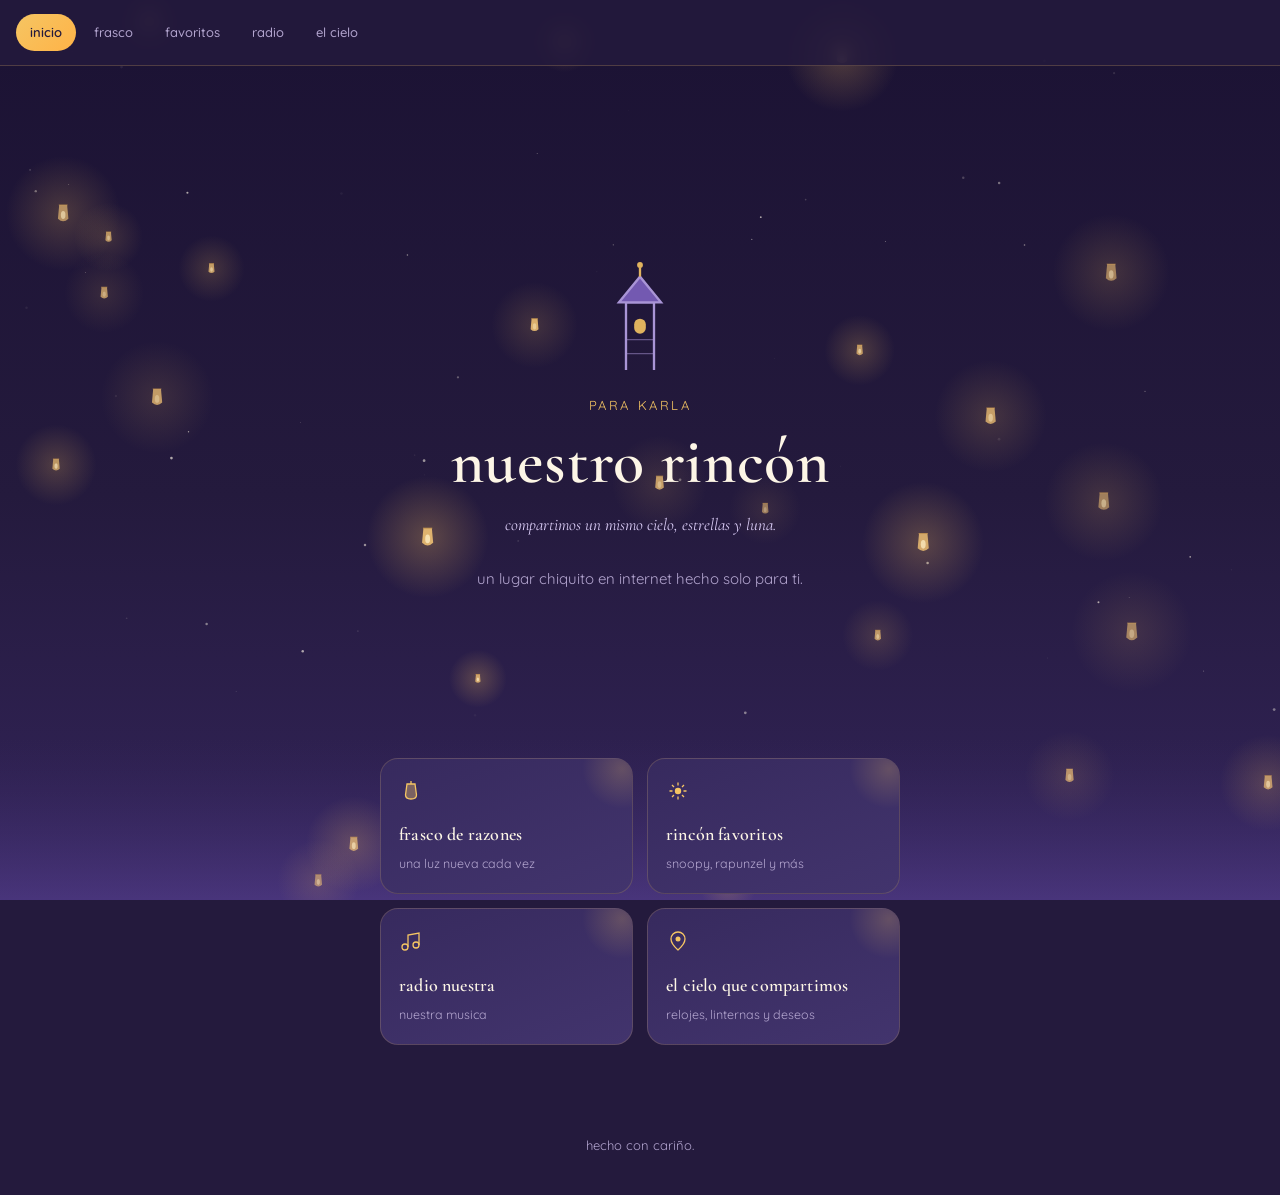
<file: index.html>
<!DOCTYPE html>
<html lang="es">
<head>
<meta charset="UTF-8">
<meta name="viewport" content="width=device-width, initial-scale=1.0">
<title>nuestro rincón</title>
<link rel="preconnect" href="https://fonts.googleapis.com">
<link rel="preconnect" href="https://fonts.gstatic.com" crossorigin>
<link href="https://fonts.googleapis.com/css2?family=Cormorant+Garamond:ital,wght@0,400;0,600;1,400&family=Quicksand:wght@400;500;600&display=swap" rel="stylesheet">
<link rel="stylesheet" href="styles.css">
</head>
<body>
<canvas id="sky"></canvas>

<nav class="top">
  <a href="index.html" class="active">inicio</a>
  <a href="frasco.html">frasco</a>
  <a href="favoritos.html">favoritos</a>
  <a href="radio.html">radio</a>
  <a href="mapa.html">el cielo</a>
</nav>

<main>
  <div class="hero">
    <svg class="tower" viewBox="0 0 60 100" fill="none" xmlns="http://www.w3.org/2000/svg">
      <path d="M18 96 V38 H42 V96" stroke="#b9a3e8" stroke-width="2"/>
      <path d="M12 38 L30 16 L48 38 Z" fill="#7d61bf" stroke="#b9a3e8" stroke-width="2"/>
      <rect x="25" y="52" width="10" height="13" rx="5" fill="#f5c563"/>
      <path d="M30 16 V8" stroke="#f5c563" stroke-width="2"/>
      <circle cx="30" cy="6" r="2.5" fill="#f5c563"/>
      <path d="M18 70 h24 M18 82 h24" stroke="#b9a3e8" stroke-width="1" opacity=".5"/>
    </svg>
    <div class="eyebrow">para Karla</div>
    <h1>nuestro rincón</h1>
    <p class="quote">compartimos un mismo cielo, estrellas y luna.</p>
    <p>un lugar chiquito en internet hecho solo para ti.</p>
  </div>

  <div class="home-grid">
    <a class="home-card" href="frasco.html">
      <svg class="lantern-ico" viewBox="0 0 24 24" fill="none"><path d="M8 5h8l1.5 11c0 2.5-2.5 4-5.5 4s-5.5-1.5-5.5-4L8 5z" fill="#f5c563" fill-opacity=".35" stroke="#f5c563" stroke-width="1.3"/><path d="M12 2v3" stroke="#f5c563" stroke-width="1.3"/></svg>
      <h3>frasco de razones</h3>
      <p>una luz nueva cada vez</p>
    </a>
    <a class="home-card" href="favoritos.html">
      <svg class="lantern-ico" viewBox="0 0 24 24" fill="none"><circle cx="12" cy="12" r="3.2" fill="#f5c563"/><g stroke="#f5c563" stroke-width="1.3"><path d="M12 3.5v3M12 17.5v3M3.5 12h3M17.5 12h3M6 6l2 2M16 16l2 2M18 6l-2 2M8 16l-2 2"/></g></svg>
      <h3>rincón favoritos</h3>
      <p>snoopy, rapunzel y más</p>
    </a>
    <a class="home-card" href="radio.html">
      <svg class="lantern-ico" viewBox="0 0 24 24" fill="none"><path d="M9 18V6l11-2v12" stroke="#f5c563" stroke-width="1.3"/><circle cx="6" cy="18" r="3" stroke="#f5c563" stroke-width="1.3"/><circle cx="17" cy="16" r="3" stroke="#f5c563" stroke-width="1.3"/></svg>
      <h3>radio nuestra</h3>
      <p>nuestra musica</p>
    </a>
    <a class="home-card" href="mapa.html">
      <svg class="lantern-ico" viewBox="0 0 24 24" fill="none"><path d="M12 21s7-6.2 7-11a7 7 0 10-14 0c0 4.8 7 11 7 11z" stroke="#f5c563" stroke-width="1.3"/><circle cx="12" cy="10" r="2.5" fill="#f5c563"/></svg>
      <h3>el cielo que compartimos</h3>
      <p>relojes, linternas y deseos</p>
    </a>
  </div>
</main>

<footer>hecho con cariño.</footer>

<script src="sky.js"></script>
</body>
</html>
</file>
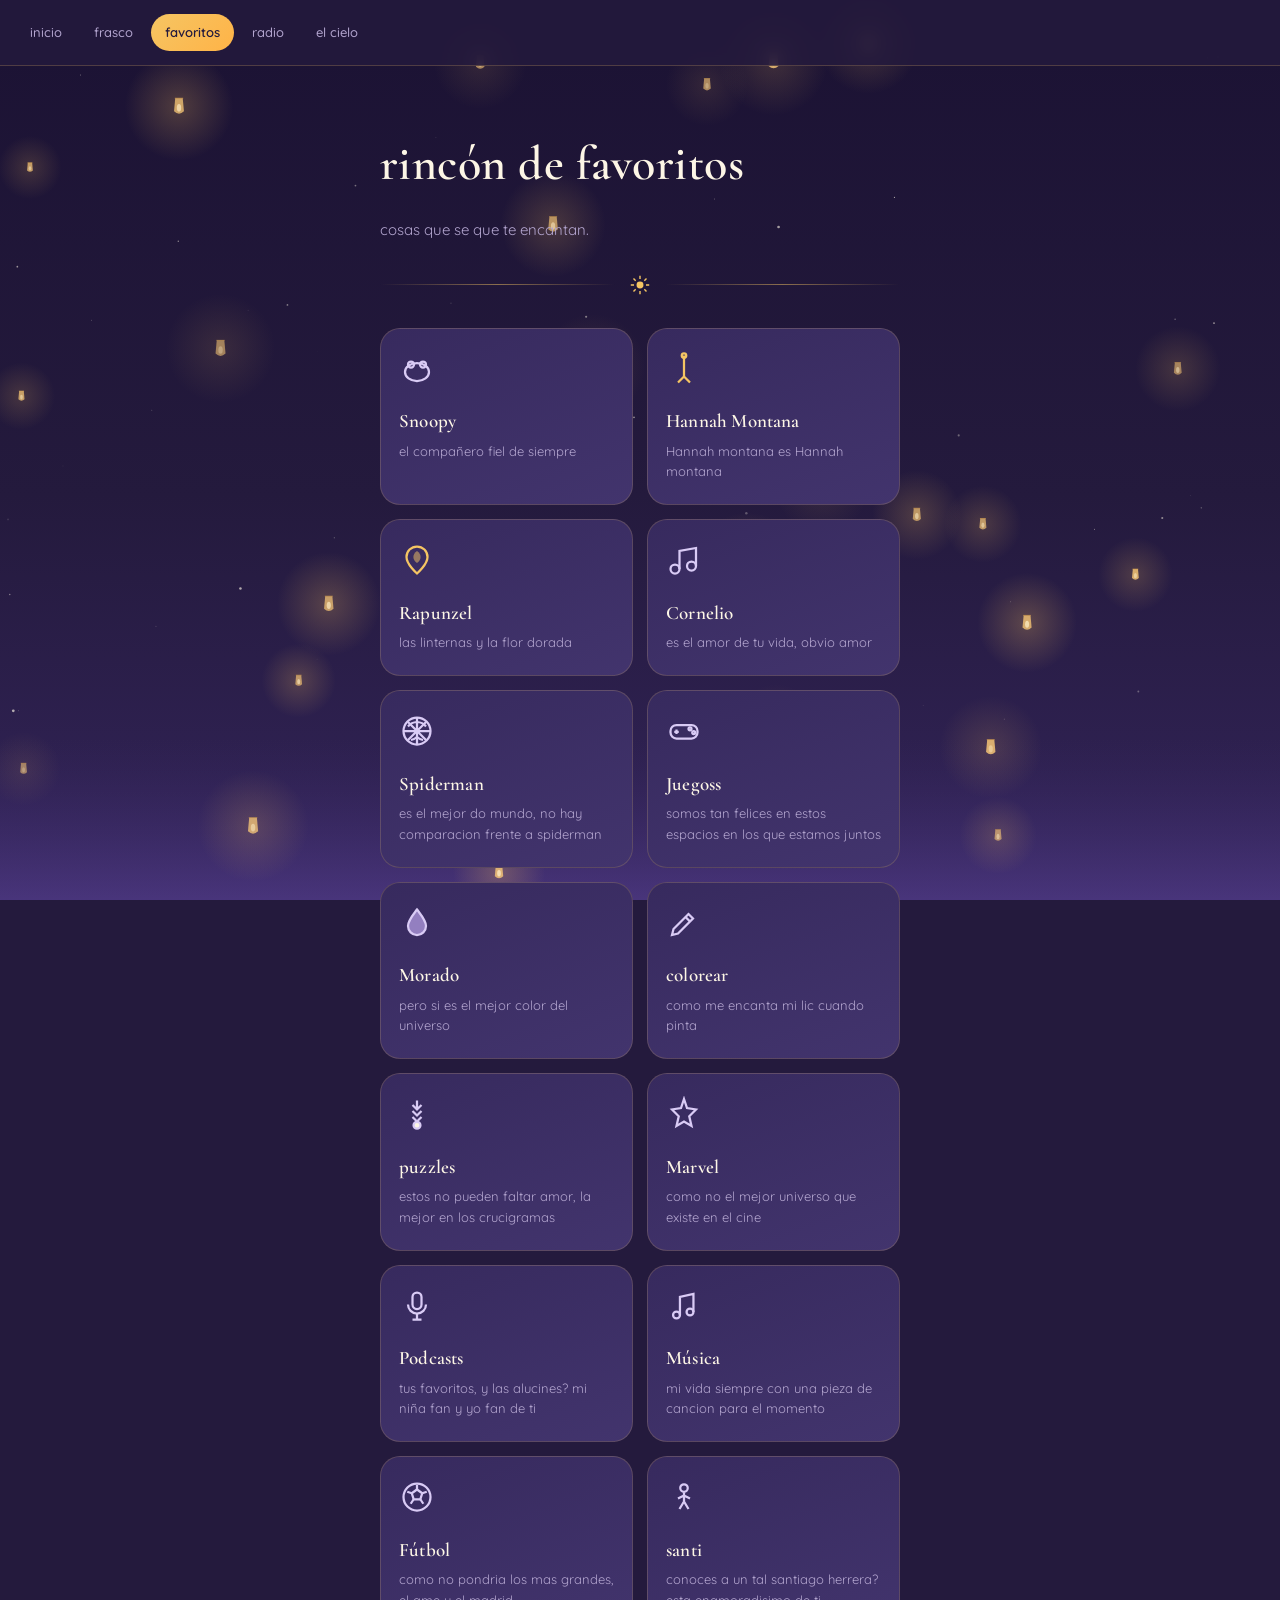
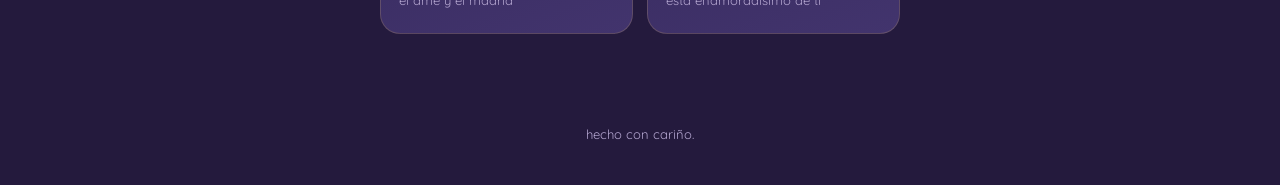
<file: favoritos.html>
<!DOCTYPE html>
<html lang="es">
<head>
<meta charset="UTF-8">
<meta name="viewport" content="width=device-width, initial-scale=1.0">
<title>rincón de favoritos</title>
<link rel="preconnect" href="https://fonts.googleapis.com">
<link rel="preconnect" href="https://fonts.gstatic.com" crossorigin>
<link href="https://fonts.googleapis.com/css2?family=Cormorant+Garamond:ital,wght@0,400;0,600;1,400&family=Quicksand:wght@400;500;600&display=swap" rel="stylesheet">
<link rel="stylesheet" href="styles.css">
</head>
<body>
<canvas id="sky"></canvas>

<nav class="top">
  <a href="index.html">inicio</a>
  <a href="frasco.html">frasco</a>
  <a href="favoritos.html" class="active">favoritos</a>
  <a href="radio.html">radio</a>
  <a href="mapa.html">el cielo</a>
</nav>

<main>
  <h1 class="page-title">rincón de favoritos</h1>
  <p class="page-sub">cosas que se que te encantan.</p>
  <div class="sun-divider">
    <span class="rule"></span>
    <svg viewBox="0 0 24 24" fill="none"><circle cx="12" cy="12" r="3.2" fill="#f5c563"/><g stroke="#f5c563" stroke-width="1.3"><path d="M12 3.5v3M12 17.5v3M3.5 12h3M17.5 12h3M6 6l2 2M16 16l2 2M18 6l-2 2M8 16l-2 2"/></g></svg>
    <span class="rule"></span>
  </div>

  <div class="fav-grid">
    <div class="fav-chip">
      <svg class="icon" viewBox="0 0 24 24" fill="none" stroke="#d9cbf5" stroke-width="1.5"><ellipse cx="12" cy="14" rx="8" ry="6"/><circle cx="8" cy="9" r="2"/><circle cx="16" cy="9" r="2"/></svg>
      <h3>Snoopy</h3>
      <p>el compañero fiel de siempre</p>
    </div>
    <div class="fav-chip">
      <svg class="icon" viewBox="0 0 24 24" fill="none" stroke="#f5c563" stroke-width="1.5"><path d="M12 3v14M12 17l-4 4M12 17l4 4"/><circle cx="12" cy="3" r="1.5"/></svg>
      <h3>Hannah Montana</h3>
      <p>Hannah montana es Hannah montana</p>
    </div>
    <div class="fav-chip">
      <svg class="icon" viewBox="0 0 24 24" fill="none"><path d="M12 21s7-6 7-11a7 7 0 10-14 0c0 5 7 11 7 11z" stroke="#f5c563" stroke-width="1.5"/><path d="M12 6c1.6 1 2.4 2.4 2.4 4S13.6 13 12 14c-1.6-1-2.4-2.4-2.4-4S10.4 7 12 6z" fill="#f5c563" fill-opacity=".5"/></svg>
      <h3>Rapunzel</h3>
      <p>las linternas y la flor dorada</p>
    </div>
    <div class="fav-chip">
      <svg class="icon" viewBox="0 0 24 24" fill="none" stroke="#d9cbf5" stroke-width="1.5"><path d="M9 18V6l11-2v12"/><circle cx="6" cy="18" r="3"/><circle cx="17" cy="16" r="3"/></svg>
      <h3>Cornelio</h3>
      <p>es el amor de tu vida, obvio amor</p>
    </div>
    <div class="fav-chip">
  <svg class="icon" viewBox="0 0 24 24" fill="none" stroke="#d9cbf5" stroke-width="1.5"><circle cx="12" cy="12" r="9"/><path d="M12 3v18M3 12h18M6 6l12 12M18 6L6 18"/><path d="M12 6a8 8 0 016 3M12 6a8 8 0 00-6 3M8 18a8 8 0 004-2M16 18a8 8 0 01-4-2"/></svg>
  <h3>Spiderman</h3>
  <p>es el mejor do mundo, no hay comparacion frente a spiderman </p>
</div>
<div class="fav-chip">
  <svg class="icon" viewBox="0 0 24 24" fill="none" stroke="#d9cbf5" stroke-width="1.5"><rect x="3" y="8" width="18" height="9" rx="4"/><path d="M7 11v3M5.5 12.5h3"/><circle cx="16" cy="10.5" r="1"/><circle cx="18.5" cy="13" r="1"/></svg>
  <h3>Juegoss</h3>
  <p>somos tan felices en estos espacios en los que estamos juntos</p>
</div>
<div class="fav-chip">
  <svg class="icon" viewBox="0 0 24 24" fill="none" stroke="#d9cbf5" stroke-width="1.5"><path d="M12 3c3 4 6 7.5 6 11a6 6 0 01-12 0c0-3.5 3-7 6-11z" fill="#b9a3e8" fill-opacity=".7"/></svg>
  <h3>Morado</h3>
  <p>pero si es el mejor color del universo </p>
</div>
<div class="fav-chip">
  <svg class="icon" viewBox="0 0 24 24" fill="none" stroke="#d9cbf5" stroke-width="1.5"><path d="M4 20l1-4L15 6l3 3L8 19l-4 1z"/><path d="M13 8l3 3"/></svg>
  <h3>colorear</h3>
  <p>como me encanta mi lic cuando pinta</p>
</div>
<div class="fav-chip">
  <svg class="icon" viewBox="0 0 24 24" fill="none" stroke="#d9cbf5" stroke-width="1.5"><path d="M12 3v6M9 6l3 3 3-3M9 10l3 3 3-3M9 14l3 3 3-3"/><circle cx="12" cy="19.5" r="2.3" fill="currentColor"/></svg>
  <h3>puzzles</h3>
  <p>estos no pueden faltar amor, la mejor en los crucigramas</p>
</div>
<div class="fav-chip">
  <svg class="icon" viewBox="0 0 24 24" fill="none" stroke="#d9cbf5" stroke-width="1.5"><path d="M12 2l2 6 6 1-4.5 4.5L17 20l-5-3-5 3 1.5-6.5L4 9l6-1z"/></svg>
  <h3>Marvel</h3>
  <p>como no el mejor universo que existe en el cine</p>
</div>
<div class="fav-chip">
  <svg class="icon" viewBox="0 0 24 24" fill="none" stroke="#d9cbf5" stroke-width="1.5"><rect x="9" y="3" width="6" height="11" rx="3"/><path d="M6 11a6 6 0 0012 0"/><path d="M12 17v4M9 21h6"/></svg>
  <h3>Podcasts</h3>
  <p>tus favoritos, y las alucines? mi niña fan y yo fan de ti</p>
</div>
<div class="fav-chip">
  <svg class="icon" viewBox="0 0 24 24" fill="none" stroke="#d9cbf5" stroke-width="1.5"><circle cx="7" cy="18" r="2.3"/><circle cx="16" cy="16" r="2.3"/><path d="M9.3 18V6l9-2v12"/></svg>
  <h3>Música</h3>
  <p>mi vida siempre con una pieza de cancion para el momento</p>
</div>
<div class="fav-chip">
  <svg class="icon" viewBox="0 0 24 24" fill="none" stroke="#d9cbf5" stroke-width="1.5"><circle cx="12" cy="12" r="9"/><path d="M12 7l3.5 2.5-1.3 4H9.8l-1.3-4z"/><path d="M12 7V4M15.5 9.5l3-1M8.5 9.5l-3-1M9.8 13.5l-2 3M14.2 13.5l2 3"/></svg>
  <h3>Fútbol</h3>
  <p>como no pondria los mas grandes, el ame y el madrid</p>
</div>
<div class="fav-chip">
  <svg class="icon" viewBox="0 0 24 24" fill="none" stroke="#d9cbf5" stroke-width="1.5"><circle cx="12" cy="6" r="2.5"/><path d="M12 9v6M12 11l-4 2M12 11l4 2M12 15l-3 5M12 15l3 5"/></svg>
  <h3>santi</h3>
  <p>conoces a un tal santiago herrera? esta enamoradisimo de ti</p>
</div>
  </div>
</main>

<footer>hecho con cariño.</footer>

<script src="sky.js"></script>
</body>
</html>
</file>
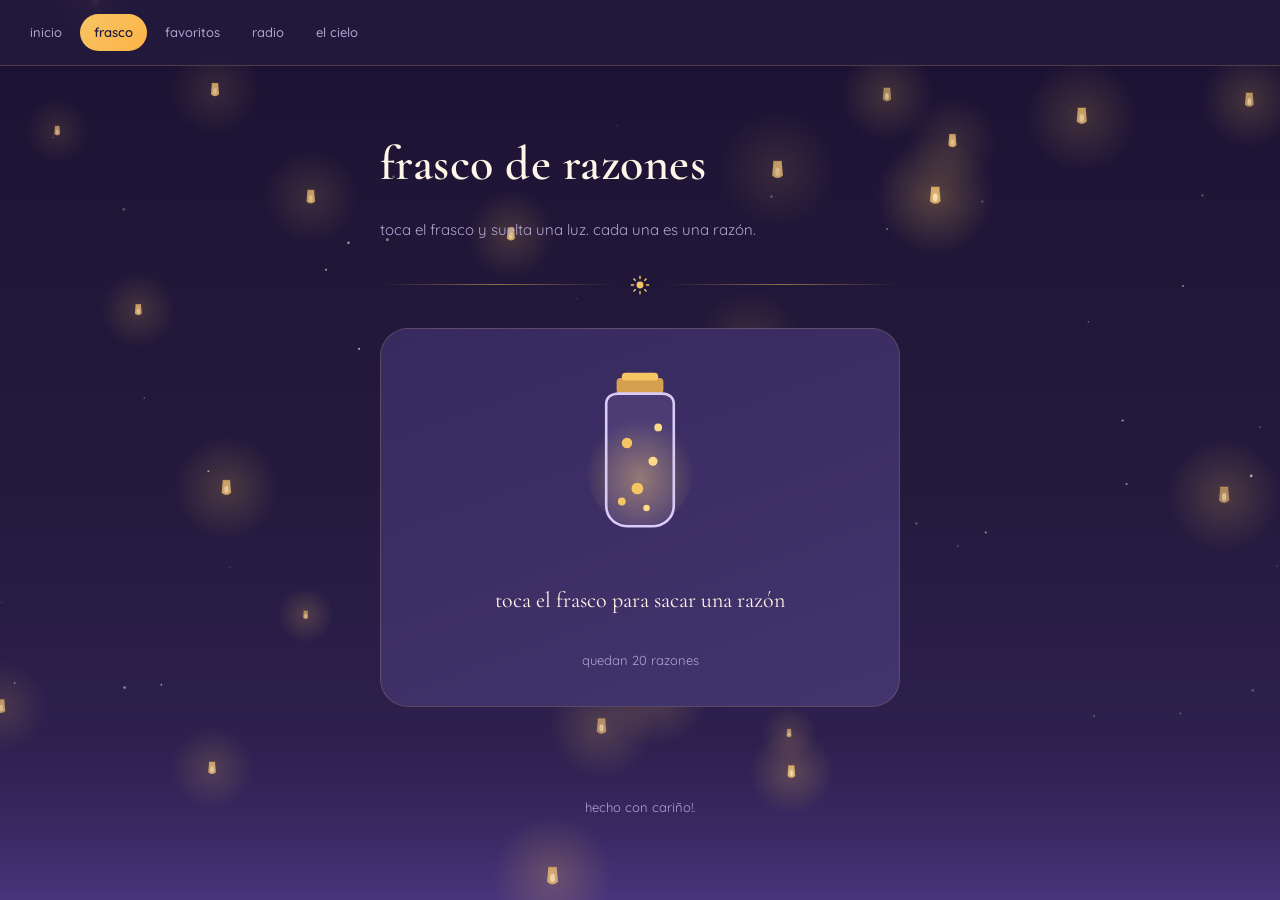
<file: frasco.html>
<!DOCTYPE html>
<html lang="es">
<head>
<meta charset="UTF-8">
<meta name="viewport" content="width=device-width, initial-scale=1.0">
<title>frasco de razones</title>
<link rel="preconnect" href="https://fonts.googleapis.com">
<link rel="preconnect" href="https://fonts.gstatic.com" crossorigin>
<link href="https://fonts.googleapis.com/css2?family=Cormorant+Garamond:ital,wght@0,400;0,600;1,400&family=Quicksand:wght@400;500;600&display=swap" rel="stylesheet">
<link rel="stylesheet" href="styles.css">
</head>
<body>
<canvas id="sky"></canvas>

<nav class="top">
  <a href="index.html">inicio</a>
  <a href="frasco.html" class="active">frasco</a>
  <a href="favoritos.html">favoritos</a>
  <a href="radio.html">radio</a>
  <a href="mapa.html">el cielo</a>
</nav>

<main>
   
  <h1 class="page-title">frasco de razones</h1>
  <p class="page-sub">toca el frasco y suelta una luz. cada una es una razón.</p>
  <div class="sun-divider">
    <span class="rule"></span>
    <svg viewBox="0 0 24 24" fill="none"><circle cx="12" cy="12" r="3.2" fill="#f5c563"/><g stroke="#f5c563" stroke-width="1.3"><path d="M12 3.5v3M12 17.5v3M3.5 12h3M17.5 12h3M6 6l2 2M16 16l2 2M18 6l-2 2M8 16l-2 2"/></g></svg>
    <span class="rule"></span>
  </div>

  <div class="jar-wrap">
    <svg class="jar" id="jarSvg" viewBox="0 0 100 130" fill="none" xmlns="http://www.w3.org/2000/svg">
      <defs>
        <radialGradient id="glow" cx="50%" cy="60%" r="50%">
          <stop offset="0%" stop-color="#f5c563" stop-opacity=".45"/>
          <stop offset="100%" stop-color="#f5c563" stop-opacity="0"/>
        </radialGradient>
      </defs>
      <ellipse cx="50" cy="78" rx="42" ry="46" fill="url(#glow)"/>
      <rect x="32" y="10" width="36" height="12" rx="3" fill="#d6a050"/>
      <rect x="36" y="6" width="28" height="6" rx="3" fill="#f5c563"/>
      <path d="M24 30 C24 25 28 22 33 22 H67 C72 22 76 25 76 30 V108 C76 118 68 124 59 124 H41 C32 124 24 118 24 108 Z" fill="#b9a3e8" fill-opacity="0.13" stroke="#d9cbf5" stroke-width="2"/>
      <g>
        <circle cx="40" cy="60" r="4" fill="#f5c563"/>
        <circle cx="60" cy="74" r="3.5" fill="#ffd98a"/>
        <circle cx="48" cy="95" r="4.5" fill="#f5c563"/>
        <circle cx="64" cy="48" r="3" fill="#ffd98a"/>
        <circle cx="36" cy="105" r="3" fill="#f5c563"/>
        <circle cx="55" cy="110" r="2.5" fill="#ffd98a"/>
      </g>
    </svg>
    <div class="jar-reason" id="jarReason">toca el frasco para sacar una razón</div>
    <div class="jar-hint" id="jarHint">quedan 12 razones</div>
  </div>
</main>

<footer>hecho con cariño!.</footer>

<script src="sky.js"></script>
<script>
  const reasons = [
    "porque me encanta oirte reir",
    "porque eres una mujer unica e inigualable",
    "porque el pasar contigo de la manera que sea hace que no se sienta la distancia",
    "porque me haces querer siempre ser mejor persona y pareja",
    "porque me encanta oirte cantar",
    "porque eres la mujer y el amor de mi vida",
    "porque estar contigo es estar en una paz inexplicable",
    "porque de las millones de personas que existen coincidimos tu y yo",
    "porque eres lo mejor que ha dado la vida ",
    "porque eres mi rayito de sol en mis dias grises",
    "porque siempre estas para darme animos y ganas de seguir con todo",
    "porque eres completamente mi apoyo",
    "porque desde que estas conmigo mi vida ha dejado de ser blanco y negro ",
    "porque quiero besarte una y otra vez toda la vida ",
    "porque eres tal y cual como le pedi a Diosito todas las noches",
    "porque somos tu y yo completamente para todo",
    "porque aprendo de mis errores a diario, para no perderte nunca",
    "porque quiero llegar a pedir tu mano",
    "porque contigo hasta estar en silecio se vuelve comodo",
    "porque quiero vivir todo un presente y un futuro a tu lado"
  ];
  let used = [];
  const jarEl = document.getElementById('jarSvg');
  const jarReason = document.getElementById('jarReason');
  const jarHint = document.getElementById('jarHint');
  jarHint.textContent = `quedan ${reasons.length} razones`;
  jarEl.addEventListener('click', ()=>{
    if(used.length === reasons.length) used = [];
    let idx;
    do { idx = Math.floor(Math.random()*reasons.length); } while(used.includes(idx));
    used.push(idx);
    jarReason.textContent = reasons[idx];
    jarHint.textContent = `quedan ${reasons.length - used.length} razones`;
  });
</script>
</body>
</html>
</file>
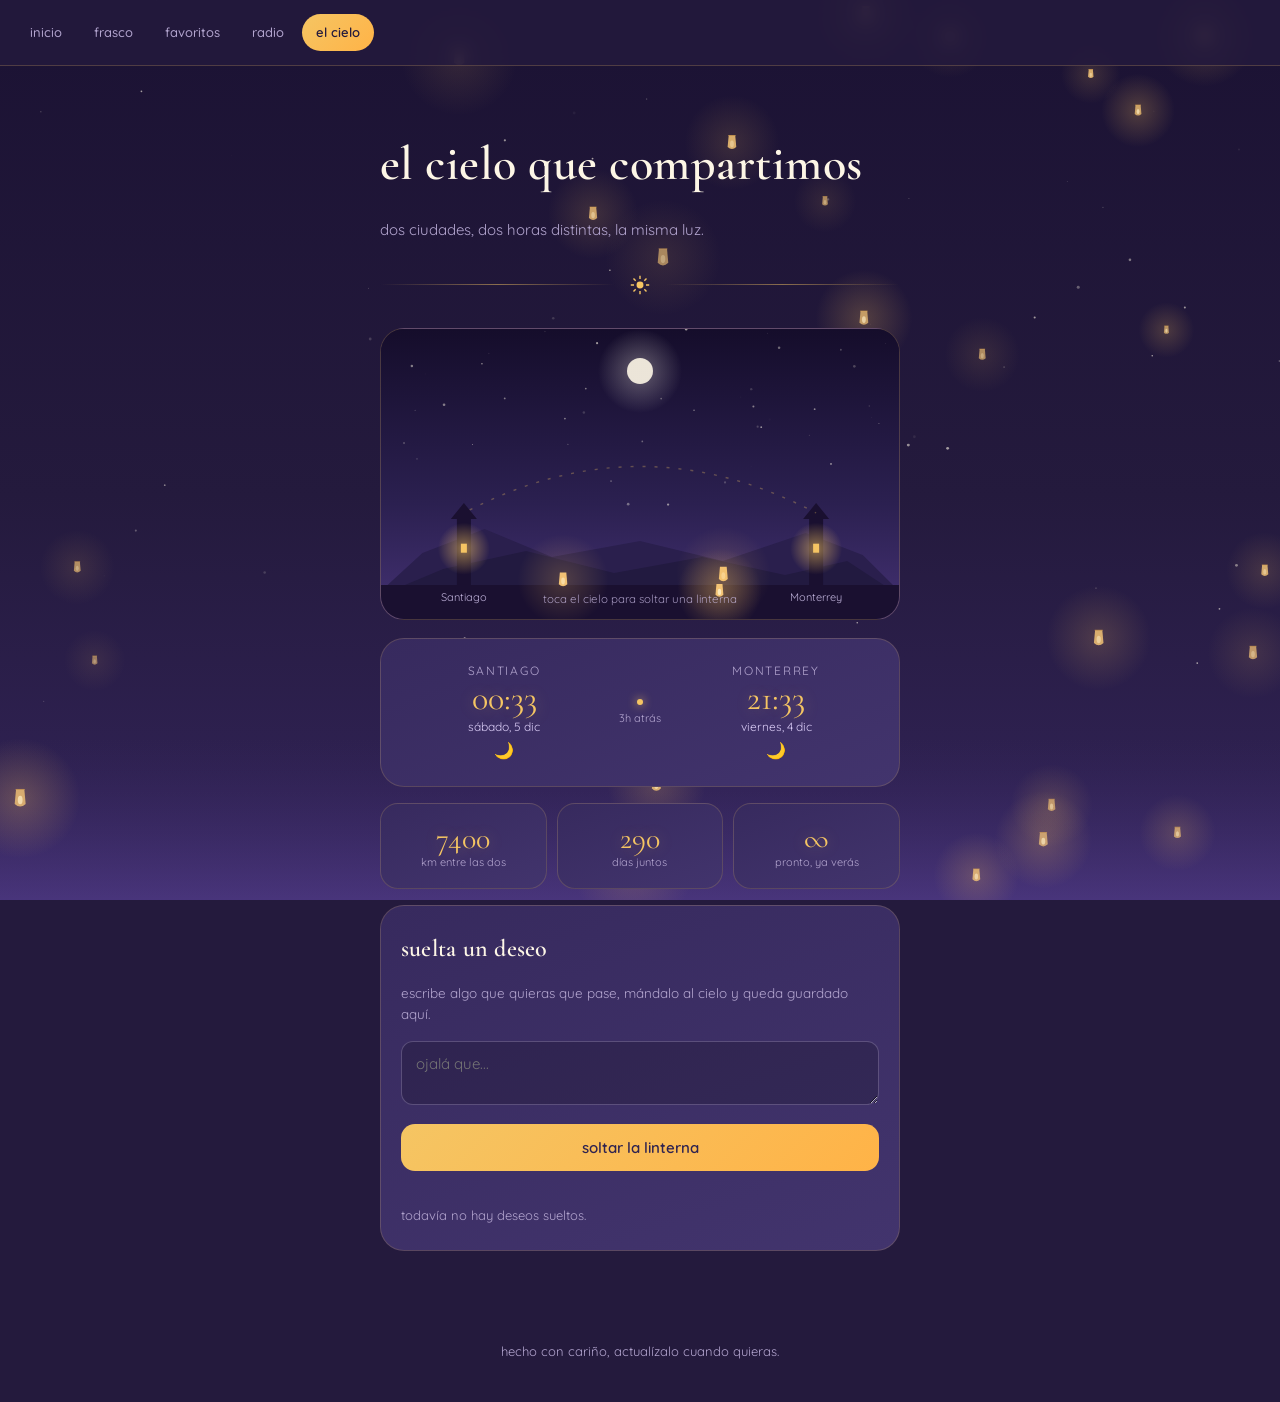
<file: mapa.html>
<!DOCTYPE html>
<html lang="es">
<head>
<meta charset="UTF-8">
<meta name="viewport" content="width=device-width, initial-scale=1.0">
<title>el cielo que compartimos</title>
<link rel="preconnect" href="https://fonts.googleapis.com">
<link rel="preconnect" href="https://fonts.gstatic.com" crossorigin>
<link href="https://fonts.googleapis.com/css2?family=Cormorant+Garamond:ital,wght@0,400;0,600;1,400&family=Quicksand:wght@400;500;600&display=swap" rel="stylesheet">
<link rel="stylesheet" href="styles.css">
<style>
  /* ---- escena ---- */
  .scene-wrap{
    position:relative;
    border-radius:24px;
    overflow:hidden;
    border:1px solid rgba(245,197,99,.2);
    background:linear-gradient(180deg,#1b1233,#2f2350 60%,#3d2c6b);
    margin-bottom:18px;
  }
  #scene{ display:block; width:100%; height:290px; cursor:pointer; }
  .scene-hint{
    position:absolute; bottom:10px; left:0; right:0;
    text-align:center; font-size:11.5px; color:rgba(217,203,245,.7);
    pointer-events:none;
  }

  /* ---- relojes ---- */
  .clocks{
    display:grid;
    grid-template-columns:1fr auto 1fr;
    align-items:center;
    gap:10px;
    background:linear-gradient(160deg,#372a5e,#42346d);
    border:1px solid rgba(245,197,99,.18);
    border-radius:24px;
    padding:22px 18px;
    margin-bottom:16px;
  }
  .clock{ text-align:center; }
  .clock .cname{ font-size:12px; letter-spacing:.14em; text-transform:uppercase; color:var(--muted); }
  .clock .ctime{
    font-family:'Cormorant Garamond',serif; font-size:34px; color:var(--gold);
    line-height:1.1; text-shadow:0 0 16px rgba(245,197,99,.3);
  }
  .clock .cday{ font-size:12px; color:var(--lavender); }
  .clock .cphase{ font-size:16px; margin-top:2px; }
  .gap{ text-align:center; color:var(--muted); font-size:11px; line-height:1.3; }
  .gap .dot{
    display:block; width:6px; height:6px; border-radius:50%;
    background:var(--gold); margin:0 auto 6px;
    box-shadow:0 0 10px var(--gold);
    animation:beat 2.4s ease-in-out infinite;
  }
  @keyframes beat{ 0%,100%{opacity:.4;} 50%{opacity:1;} }

  /* ---- selector de ciudad ---- */
  .city-switch{ display:flex; justify-content:center; gap:8px; margin-bottom:16px; }
  .city-switch button{
    background:transparent; border:1px solid rgba(217,203,245,.3); color:var(--muted);
    padding:7px 16px; border-radius:999px; font-size:13px; cursor:pointer;
    font-family:'Quicksand',sans-serif; font-weight:500;
  }
  .city-switch button.active{
    border-color:var(--gold); color:var(--gold);
    box-shadow:0 0 12px rgba(245,197,99,.25);
  }

  /* ---- métricas ---- */
  .metrics{
    display:grid; grid-template-columns:repeat(3,1fr); gap:10px; margin-bottom:16px;
  }
  .metric{
    background:linear-gradient(160deg,#372a5e,#42346d);
    border:1px solid rgba(245,197,99,.18);
    border-radius:18px; padding:18px 10px; text-align:center;
  }
  .metric .num{
    font-family:'Cormorant Garamond',serif; font-size:30px; color:var(--gold); line-height:1.1;
    text-shadow:0 0 16px rgba(245,197,99,.3);
  }
  .metric .label{ font-size:11px; color:var(--muted); line-height:1.35; }

  /* ---- deseos ---- */
  .wish-box{
    background:linear-gradient(160deg,#372a5e,#42346d);
    border:1px solid rgba(245,197,99,.18);
    border-radius:24px; padding:24px 20px;
  }
  .wish-box h2{ font-size:24px; margin-bottom:6px; }
  .wish-box .sub{ font-size:13.5px; color:var(--muted); margin-bottom:16px; }
  .wish-box textarea{
    width:100%; min-height:64px; resize:vertical;
    background:rgba(0,0,0,.18); border:1px solid rgba(217,203,245,.25);
    border-radius:12px; padding:12px 14px; color:var(--cream);
    font-family:'Quicksand',sans-serif; font-size:15px;
  }
  .wish-box textarea:focus{ outline:none; border-color:var(--gold); }
  .wish-btn{
    margin-top:12px; width:100%; padding:14px; border:none; border-radius:14px;
    background:linear-gradient(135deg,var(--gold),var(--gold-warm));
    color:#2f2350; font-weight:600; font-size:15px; cursor:pointer;
    font-family:'Quicksand',sans-serif;
  }
  .wish-btn:hover{ filter:brightness(1.08); }
  .wish-list{ margin-top:18px; display:flex; flex-direction:column; gap:10px; }
  .wish-item{
    display:flex; gap:12px; align-items:flex-start;
    background:rgba(0,0,0,.15); border-radius:12px; padding:12px 14px;
    font-family:'Cormorant Garamond',serif; font-size:17px;
  }
  .wish-item .flame{
    flex:0 0 auto; width:10px; height:10px; border-radius:50%;
    background:var(--gold); margin-top:7px;
    box-shadow:0 0 10px var(--gold);
  }
  .wish-item .wdate{
    display:block; font-family:'Quicksand',sans-serif;
    font-size:11px; color:var(--muted); margin-top:4px;
  }
  .wish-empty{ font-size:13px; color:var(--muted); margin-top:16px; }
</style>
</head>
<body>
<canvas id="sky"></canvas>

<nav class="top">
  <a href="index.html">inicio</a>
  <a href="frasco.html">frasco</a>
  <a href="favoritos.html">favoritos</a>
  <a href="radio.html">radio</a>
  <a href="mapa.html" class="active">el cielo</a>
</nav>

<main>
 
  <h1 class="page-title">el cielo que compartimos</h1>
  <p class="page-sub">dos ciudades, dos horas distintas, la misma luz.</p>
  <div class="sun-divider">
    <span class="rule"></span>
    <svg viewBox="0 0 24 24" fill="none"><circle cx="12" cy="12" r="3.2" fill="#f5c563"/><g stroke="#f5c563" stroke-width="1.3"><path d="M12 3.5v3M12 17.5v3M3.5 12h3M17.5 12h3M6 6l2 2M16 16l2 2M18 6l-2 2M8 16l-2 2"/></g></svg>
    <span class="rule"></span>
  </div>



  <div class="scene-wrap">
    <canvas id="scene"></canvas>
    <div class="scene-hint">toca el cielo para soltar una linterna</div>
  </div>

  <div class="clocks">
    <div class="clock">
      <div class="cname">Santiago</div>
      <div class="ctime" id="t1">--:--</div>
      <div class="cday" id="d1">—</div>
      <div class="cphase" id="p1"></div>
    </div>
    <div class="gap">
      <span class="dot"></span>
      <span id="gapTxt">—</span>
    </div>
    <div class="clock">
      <div class="cname" id="cname2">Monterrey</div>
      <div class="ctime" id="t2">--:--</div>
      <div class="cday" id="d2">—</div>
      <div class="cphase" id="p2"></div>
    </div>
  </div>

  <div class="metrics">
    <div class="metric">
      <div class="num" id="kmNum">7400</div>
      <div class="label">km entre las dos</div>
    </div>
    <div class="metric">
      <div class="num" id="daysNum">0</div>
      <div class="label">días juntos</div>
    </div>
    <div class="metric">
      <div class="num" id="nextNum">—</div>
      <div class="label" id="nextLabel">días para vernos</div>
    </div>
  </div>

  <div class="wish-box">
    <h2>suelta un deseo</h2>
    <p class="sub">escribe algo que quieras que pase, mándalo al cielo y queda guardado aquí.</p>
    <textarea id="wishText" placeholder="ojalá que..."></textarea>
    <button class="wish-btn" id="wishBtn">soltar la linterna</button>
    <div class="wish-list" id="wishList"></div>
    <div class="wish-empty" id="wishEmpty">todavía no hay deseos sueltos.</div>
  </div>
</main>

<footer>hecho con cariño, actualízalo cuando quieras.</footer>

<script src="sky.js"></script>
<script>
  /* =====================================================
     CONFIGURACIÓN — cambia estas dos fechas cuando quieras
  ===================================================== */
  const FECHA_INICIO   = '2026-02-18T00:00:00';  // cuándo empezaron
  const FECHA_ENCUENTRO = '';                     // próxima vez que se vean, ej: '2026-12-20T00:00:00'
                                                  // déjala vacía ('') si aún no hay fecha

  /* ---------- relojes en vivo ---------- */
  let tz2 = 'America/Monterrey';
  const fmt = (tz, opts) => new Intl.DateTimeFormat('es-CL', {timeZone: tz, ...opts});

  function faseDelDia(hora){
    if(hora < 6)  return '🌙';
    if(hora < 12) return '🌅';
    if(hora < 19) return '☀️';
    return '🌙';
  }
  function horaEn(tz){
    const p = fmt(tz, {hour:'2-digit', minute:'2-digit', hour12:false}).format(new Date());
    return p;
  }
  function diaEn(tz){
    return fmt(tz, {weekday:'long', day:'numeric', month:'short'}).format(new Date());
  }
  function offsetHoras(tzA, tzB){
    const now = new Date();
    const a = new Date(now.toLocaleString('en-US', {timeZone: tzA}));
    const b = new Date(now.toLocaleString('en-US', {timeZone: tzB}));
    return Math.round((b - a) / 3600000);
  }

  function tickClocks(){
    const tz1 = 'America/Santiago';
    document.getElementById('t1').textContent = horaEn(tz1);
    document.getElementById('t2').textContent = horaEn(tz2);
    document.getElementById('d1').textContent = diaEn(tz1);
    document.getElementById('d2').textContent = diaEn(tz2);
    document.getElementById('p1').textContent = faseDelDia(+horaEn(tz1).slice(0,2));
    document.getElementById('p2').textContent = faseDelDia(+horaEn(tz2).slice(0,2));

    const diff = offsetHoras(tz1, tz2);
    const g = document.getElementById('gapTxt');
    if(diff === 0) g.textContent = 'misma hora';
    else if(diff < 0) g.textContent = Math.abs(diff) + 'h atrás';
    else g.textContent = diff + 'h adelante';
  }
  tickClocks();
  setInterval(tickClocks, 1000);

  /* ---------- métricas ---------- */
  const daysNum = document.getElementById('daysNum');
  daysNum.textContent = Math.max(0, Math.floor((Date.now() - new Date(FECHA_INICIO)) / 86400000));

  const nextNum = document.getElementById('nextNum');
  const nextLabel = document.getElementById('nextLabel');
  if(FECHA_ENCUENTRO){
    const d = Math.ceil((new Date(FECHA_ENCUENTRO) - Date.now()) / 86400000);
    if(d > 0){ nextNum.textContent = d; nextLabel.textContent = 'días para vernos'; }
    else { nextNum.textContent = '♥'; nextLabel.textContent = 'ya estamos juntos'; }
  } else {
    nextNum.textContent = '∞';
    nextLabel.textContent = 'pronto, ya verás';
  }

  /* ---------- selector de ciudad ---------- */
  const kmNum = document.getElementById('kmNum');
  document.querySelectorAll('.city-switch button').forEach(btn=>{
    btn.addEventListener('click', (e)=>{
      e.stopPropagation();
      document.querySelectorAll('.city-switch button').forEach(b=>b.classList.remove('active'));
      btn.classList.add('active');
      kmNum.textContent = btn.dataset.km;
      tz2 = btn.dataset.tz;
      document.getElementById('cname2').textContent = btn.dataset.city;
      sceneCityName = btn.dataset.city;
      tickClocks();
    });
  });

  /* ---------- deseos guardados ---------- */
  const wishList = document.getElementById('wishList');
  const wishEmpty = document.getElementById('wishEmpty');
  let wishes = [];
  try {
    wishes = JSON.parse(localStorage.getItem('deseos_karla') || '[]');
  } catch(e){ wishes = []; }

  function renderWishes(){
    wishList.innerHTML = '';
    if(wishes.length === 0){ wishEmpty.style.display = 'block'; return; }
    wishEmpty.style.display = 'none';
    wishes.slice().reverse().forEach(w=>{
      const el = document.createElement('div');
      el.className = 'wish-item';
      el.innerHTML = `<span class="flame"></span><span>${w.texto}<span class="wdate">${w.fecha}</span></span>`;
      wishList.appendChild(el);
    });
  }
  renderWishes();

  document.getElementById('wishBtn').addEventListener('click', (e)=>{
    e.stopPropagation();
    const ta = document.getElementById('wishText');
    const txt = ta.value.trim();
    if(!txt) { ta.focus(); return; }
    const fecha = new Intl.DateTimeFormat('es-CL', {day:'numeric', month:'long', year:'numeric'}).format(new Date());
    wishes.push({texto: txt.replace(/</g,'&lt;'), fecha});
    try { localStorage.setItem('deseos_karla', JSON.stringify(wishes)); } catch(err){}
    ta.value = '';
    renderWishes();
    soltarLinterna(null, txt);
  });

  /* ---------- escena: dos ciudades bajo el mismo cielo ---------- */
  const sc = document.getElementById('scene');
  const sx = sc.getContext('2d');
  let sw, sh, sceneLanterns = [], sceneStars = [];
  let sceneCityName = 'Monterrey';

  function sceneResize(){
    sw = sc.width = sc.offsetWidth * (window.devicePixelRatio || 1);
    sh = sc.height = 290 * (window.devicePixelRatio || 1);
    sx.setTransform(window.devicePixelRatio || 1, 0, 0, window.devicePixelRatio || 1, 0, 0);
    sw = sc.offsetWidth; sh = 290;
    sceneStars = Array.from({length: 60}, ()=>({
      x: Math.random()*sw, y: Math.random()*sh*0.62,
      r: Math.random()*1.1 + 0.3, tw: Math.random()*Math.PI*2,
      sp: Math.random()*0.02 + 0.004
    }));
  }
  window.addEventListener('resize', sceneResize);

  function soltarLinterna(x, texto){
    sceneLanterns.push({
      x: x === null ? sw*0.5 + (Math.random()-0.5)*sw*0.5 : x,
      y: sh - 20,
      size: Math.random()*5 + 11,
      sp: Math.random()*0.35 + 0.35,
      drift: (Math.random()-0.5)*0.3,
      fl: Math.random()*Math.PI*2,
      texto: texto || null,
      life: 1
    });
    if(sceneLanterns.length > 40) sceneLanterns.shift();
  }

  sc.addEventListener('click', (e)=>{
    e.stopPropagation();
    const r = sc.getBoundingClientRect();
    soltarLinterna(e.clientX - r.left, null);
  });

  function montana(x0, x1, base, alturas, color){
    sx.fillStyle = color;
    sx.beginPath();
    sx.moveTo(x0, base);
    alturas.forEach(p => sx.lineTo(x0 + (x1-x0)*p[0], base - p[1]));
    sx.lineTo(x1, base);
    sx.closePath();
    sx.fill();
  }

  function torre(cx, base, h, nombre){
    sx.fillStyle = '#1a1030';
    sx.fillRect(cx-7, base-h, 14, h);
    sx.beginPath();
    sx.moveTo(cx-13, base-h);
    sx.lineTo(cx, base-h-16);
    sx.lineTo(cx+13, base-h);
    sx.closePath();
    sx.fill();
    // ventana iluminada
    const g = sx.createRadialGradient(cx, base-h*0.55, 0, cx, base-h*0.55, 26);
    g.addColorStop(0, 'rgba(245,197,99,.55)');
    g.addColorStop(1, 'rgba(245,197,99,0)');
    sx.fillStyle = g;
    sx.beginPath(); sx.arc(cx, base-h*0.55, 26, 0, Math.PI*2); sx.fill();
    sx.fillStyle = '#f5c563';
    sx.fillRect(cx-3, base-h*0.55-5, 6, 9);
    // nombre
    sx.fillStyle = 'rgba(217,203,245,.85)';
    sx.font = '11px Quicksand, sans-serif';
    sx.textAlign = 'center';
    sx.fillText(nombre, cx, base+16);
  }

  function sceneDraw(t){
    const grad = sx.createLinearGradient(0,0,0,sh);
    grad.addColorStop(0, '#150d2b');
    grad.addColorStop(0.6, '#2b2050');
    grad.addColorStop(1, '#443173');
    sx.fillStyle = grad;
    sx.fillRect(0,0,sw,sh);

    sceneStars.forEach(s=>{
      const a = 0.25 + Math.sin(t*s.sp + s.tw)*0.35;
      sx.fillStyle = `rgba(253,246,230,${Math.max(0,a)})`;
      sx.beginPath(); sx.arc(s.x, s.y, s.r, 0, Math.PI*2); sx.fill();
    });

    // luna
    sx.fillStyle = 'rgba(253,246,230,.9)';
    sx.beginPath(); sx.arc(sw*0.5, 42, 13, 0, Math.PI*2); sx.fill();
    const mg = sx.createRadialGradient(sw*0.5, 42, 10, sw*0.5, 42, 42);
    mg.addColorStop(0, 'rgba(253,246,230,.25)');
    mg.addColorStop(1, 'rgba(253,246,230,0)');
    sx.fillStyle = mg;
    sx.beginPath(); sx.arc(sw*0.5, 42, 42, 0, Math.PI*2); sx.fill();

    const base = sh - 34;

    // cordilleras de fondo
    montana(0, sw, base+6, [[0.08,38],[0.2,62],[0.33,34],[0.5,50],[0.66,30],[0.82,58],[0.93,36]], '#2a1f4d');
    montana(0, sw, base+10, [[0.12,26],[0.28,44],[0.45,22],[0.62,38],[0.78,20],[0.9,34]], '#221a40');

    // suelo
    sx.fillStyle = '#1a1030';
    sx.fillRect(0, base, sw, sh-base);

    torre(sw*0.16, base, 66, 'Santiago');
    torre(sw*0.84, base, 66, sceneCityName);

    // arco de luz entre ambas
    sx.strokeStyle = 'rgba(245,197,99,.30)';
    sx.lineWidth = 1.4;
    sx.setLineDash([3,9]);
    sx.lineDashOffset = -t/45;
    sx.beginPath();
    sx.moveTo(sw*0.16, base-72);
    sx.quadraticCurveTo(sw*0.5, base-165, sw*0.84, base-72);
    sx.stroke();
    sx.setLineDash([]);

    // linternas de la escena
    sceneLanterns.forEach((l, i)=>{
      l.y -= l.sp;
      l.x += l.drift + Math.sin(t*0.001 + l.fl)*0.2;
      if(l.y < -40) sceneLanterns.splice(i,1);

      const glow = 0.75 + Math.sin(t*0.004 + l.fl)*0.25;
      const g2 = sx.createRadialGradient(l.x, l.y, 0, l.x, l.y, l.size*3.2);
      g2.addColorStop(0, `rgba(255,196,92,${0.32*glow})`);
      g2.addColorStop(1, 'rgba(255,196,92,0)');
      sx.fillStyle = g2;
      sx.beginPath(); sx.arc(l.x, l.y, l.size*3.2, 0, Math.PI*2); sx.fill();

      const wL = l.size*0.6, hL = l.size;
      sx.fillStyle = 'rgba(255,205,120,.92)';
      sx.beginPath();
      sx.moveTo(l.x - wL*0.38, l.y - hL*0.5);
      sx.lineTo(l.x + wL*0.38, l.y - hL*0.5);
      sx.lineTo(l.x + wL*0.5,  l.y + hL*0.32);
      sx.quadraticCurveTo(l.x, l.y + hL*0.62, l.x - wL*0.5, l.y + hL*0.32);
      sx.closePath(); sx.fill();

      sx.fillStyle = `rgba(255,240,200,${0.85*glow})`;
      sx.beginPath();
      sx.ellipse(l.x, l.y + hL*0.1, wL*0.22, hL*0.24, 0, 0, Math.PI*2);
      sx.fill();
    });

    requestAnimationFrame(sceneDraw);
  }
  sceneResize();
  requestAnimationFrame(sceneDraw);

  // linternas iniciales para que no arranque vacío
  for(let i=0;i<5;i++){
    setTimeout(()=>soltarLinterna(null,null), i*600);
  }
</script>
</body>
</html>
</file>
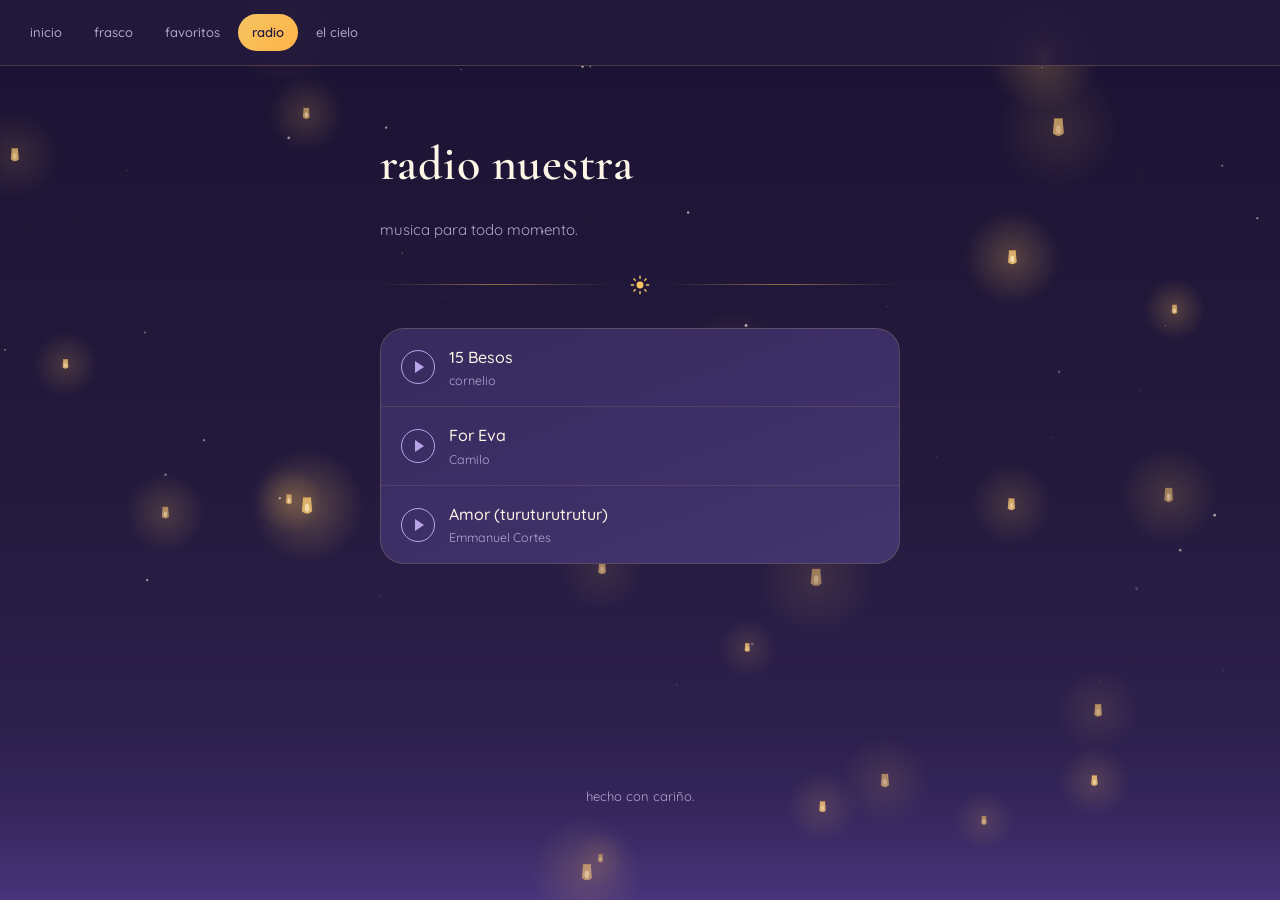
<file: radio.html>
<!DOCTYPE html>
<html lang="es">
<head>
<meta charset="UTF-8">
<meta name="viewport" content="width=device-width, initial-scale=1.0">
<title>radio nuestra</title>
<link rel="preconnect" href="https://fonts.googleapis.com">
<link rel="preconnect" href="https://fonts.gstatic.com" crossorigin>
<link href="https://fonts.googleapis.com/css2?family=Cormorant+Garamond:ital,wght@0,400;0,600;1,400&family=Quicksand:wght@400;500;600&display=swap" rel="stylesheet">
<link rel="stylesheet" href="styles.css">
</head>
<body>
<canvas id="sky"></canvas>

<nav class="top">
  <a href="index.html">inicio</a>
  <a href="frasco.html">frasco</a>
  <a href="favoritos.html">favoritos</a>
  <a href="radio.html" class="active">radio</a>
  <a href="mapa.html">el cielo</a>
</nav>

<main>
  
  <h1 class="page-title">radio nuestra</h1>
  <p class="page-sub">musica para todo momento.</p>
  <div class="sun-divider">
    <span class="rule"></span>
    <svg viewBox="0 0 24 24" fill="none"><circle cx="12" cy="12" r="3.2" fill="#f5c563"/><g stroke="#f5c563" stroke-width="1.3"><path d="M12 3.5v3M12 17.5v3M3.5 12h3M17.5 12h3M6 6l2 2M16 16l2 2M18 6l-2 2M8 16l-2 2"/></g></svg>
    <span class="rule"></span>
  </div>

  <div class="track-list" id="trackList">
    <div class="track" data-title="Besos en guerra" data-artist="cornelio" data-src="audio/besos.mp3">
      <div class="play-icon"></div>
      <div class="info"><span class="title">15 Besos</span><span class="artist">cornelio</span></div>
    </div>
    <div class="track" data-title="foryu" data-artist="camilo" data-src="audio/foryu.mp3">
      <div class="play-icon"></div>
      <div class="info"><span class="title">For Eva</span><span class="artist">Camilo</span></div>
    </div>
    <div class="track" data-title="amor" data-artist="Emmanuel Cortes" data-src="audio/amor.mp3">
      <div class="play-icon"></div>
      <div class="info"><span class="title">Amor (turuturutrutur)</span><span class="artist">Emmanuel Cortes</span></div>
    </div>
  </div>
  <audio id="player"></audio>
  <div class="radio-note" id="radioNote"></div>
</main>

<footer>hecho con cariño.</footer>

<script src="sky.js"></script>
<script>
  const player = document.getElementById('player');
  const radioNote = document.getElementById('radioNote');
  const defaultNote = radioNote.innerHTML;
  let currentTrack = null;

  function showError(msg){
    radioNote.textContent = msg;
    radioNote.style.color = '#f2637f';
  }

  document.querySelectorAll('.track').forEach(tr=>{
    tr.addEventListener('click', (e)=>{
      e.stopPropagation();
      const src = tr.dataset.src;

      if(currentTrack === tr){
        // pausar/reanudar la misma canción
        if(player.paused){ player.play(); tr.classList.add('playing'); }
        else { player.pause(); tr.classList.remove('playing'); }
        return;
      }

      if(currentTrack) currentTrack.classList.remove('playing');
      player.src = src;
      currentTrack = tr;
      player.play().then(()=>{
        tr.classList.add('playing');
      }).catch(()=>{
        tr.classList.remove('playing');
        showError('no se pudo reproducir "' + tr.dataset.title + '" — revisa el archivo o abre la página con un servidor local (no con doble clic).');
      });
    });
  });

  player.addEventListener('ended', ()=>{
    if(currentTrack) currentTrack.classList.remove('playing');
    currentTrack = null;
  });
</script>
</body>
</html>
</file>
<file: styles.css>
:root{
  --night:#241a3d;
  --night-2:#2f2350;
  --panel:#372a5e;
  --panel-2:#42346d;
  --lilac:#b9a3e8;
  --lavender:#d9cbf5;
  --gold:#f5c563;
  --gold-warm:#ffb347;
  --cream:#fdf6e6;
  --muted:#b3a5cf;
  --leaf:#7fbf8f;
}
*{box-sizing:border-box;}
html,body{margin:0;padding:0;}
body{
  background:var(--night);
  color:var(--cream);
  font-family:'Quicksand', sans-serif;
  overflow-x:hidden;
  line-height:1.6;
}
h1,h2,h3{
  font-family:'Cormorant Garamond', serif;
  font-weight:600;
  margin:0;
  letter-spacing:.01em;
}
canvas#sky{
  position:fixed;
  top:0; left:0;
  width:100%; height:100%;
  z-index:0;
}

/* ---- navbar ---- */
nav.top{
  position:sticky;
  top:0;
  z-index:10;
  display:flex;
  gap:4px;
  overflow-x:auto;
  padding:14px 16px;
  background:rgba(36,26,61,0.88);
  backdrop-filter:blur(8px);
  border-bottom:1px solid rgba(245,197,99,0.22);
  scrollbar-width:none;
}
nav.top::-webkit-scrollbar{ display:none; }
nav.top a{
  flex:0 0 auto;
  font-size:13px;
  color:var(--muted);
  text-decoration:none;
  padding:8px 14px;
  border-radius:999px;
  white-space:nowrap;
  transition:color .2s, background .2s;
  font-weight:500;
}
nav.top a:hover{ color:var(--lavender); }
nav.top a.active{
  color:var(--night);
  background:linear-gradient(135deg, var(--gold), var(--gold-warm));
  font-weight:600;
}

main{
  position:relative;
  z-index:1;
  max-width:560px;
  margin:0 auto;
  padding:60px 20px 90px;
  min-height:80vh;
}
.section-label{
  font-size:12px;
  letter-spacing:.18em;
  text-transform:uppercase;
  color:var(--gold);
  margin-bottom:10px;
}
main h1.page-title{
  font-size:clamp(34px,8vw,48px);
  margin-bottom:8px;
}
.page-sub{
  color:var(--muted);
  font-size:15px;
  margin-bottom:30px;
  max-width:380px;
}

/* ---- adorno sol / flor dorada ---- */
.sun-divider{
  display:flex;
  align-items:center;
  gap:12px;
  margin:0 0 30px;
}
.sun-divider .rule{
  flex:1;
  height:1px;
  background:linear-gradient(90deg, transparent, rgba(245,197,99,.5), transparent);
}
.sun-divider svg{ width:26px; height:26px; flex:0 0 auto; }

footer{
  position:relative;
  z-index:1;
  text-align:center;
  color:var(--muted);
  font-size:13px;
  padding:0 20px 40px;
}
footer a{ color:var(--gold); }

/* ---- home hero ---- */
.hero{
  min-height:68vh;
  display:flex;
  flex-direction:column;
  align-items:center;
  justify-content:center;
  text-align:center;
}
.hero .eyebrow{
  font-size:13px;
  letter-spacing:.2em;
  text-transform:uppercase;
  color:var(--gold);
  margin-bottom:14px;
}
.hero h1{ font-size:clamp(42px,10vw,64px); line-height:1.02; }
.hero .quote{
  font-family:'Cormorant Garamond', serif;
  font-style:italic;
  color:var(--lavender);
  font-size:17px;
  margin-top:16px;
  max-width:330px;
}
.hero p{ color:var(--muted); max-width:360px; margin-top:12px; font-size:15px; }
.hero .tower{ width:70px; margin-bottom:20px; opacity:.9; }

.home-grid{
  display:grid;
  grid-template-columns:repeat(2,minmax(0,1fr));
  gap:14px;
  margin-top:20px;
}
.home-card{
  position:relative;
  background:linear-gradient(160deg, var(--panel), var(--panel-2));
  border:1px solid rgba(245,197,99,.18);
  border-radius:18px;
  padding:20px 18px;
  text-decoration:none;
  color:var(--cream);
  transition:transform .25s, border-color .25s, box-shadow .25s;
  overflow:hidden;
}
.home-card::after{
  content:"";
  position:absolute;
  top:-30px; right:-30px;
  width:80px; height:80px;
  border-radius:50%;
  background:radial-gradient(circle, rgba(245,197,99,.22), transparent 70%);
}
.home-card:hover{
  transform:translateY(-4px);
  border-color:rgba(245,197,99,.5);
  box-shadow:0 8px 28px rgba(245,197,99,.12);
}
.home-card .lantern-ico{ width:24px; height:24px; margin-bottom:10px; }
.home-card h3{ font-size:18px; margin-bottom:4px; }
.home-card p{ font-size:12.5px; color:var(--muted); margin:0; }

/* ---- panel base ---- */
.panel{
  background:linear-gradient(160deg, var(--panel), var(--panel-2));
  border:1px solid rgba(245,197,99,.18);
  border-radius:24px;
}

/* ---- frasco ---- */
.jar-wrap{
  display:flex;
  flex-direction:column;
  align-items:center;
  text-align:center;
  background:linear-gradient(160deg, var(--panel), var(--panel-2));
  border:1px solid rgba(245,197,99,.18);
  border-radius:28px;
  padding:36px 24px;
}
.jar{ width:130px; cursor:pointer; transition:transform .3s ease, filter .3s; }
.jar:hover{ transform:translateY(-6px); filter:drop-shadow(0 0 16px rgba(245,197,99,.45)); }
.jar-reason{
  margin-top:24px;
  font-family:'Cormorant Garamond', serif;
  font-size:22px;
  color:var(--cream);
  max-width:320px;
  min-height:86px;
  display:flex;
  align-items:center;
  justify-content:center;
}
.jar-hint{ font-size:13px; color:var(--muted); margin-top:6px; }

/* ---- carta ---- */
.envelope-wrap{ display:flex; flex-direction:column; align-items:center; }
.envelope{
  width:100%; max-width:320px; aspect-ratio:3/2;
  background:linear-gradient(150deg,#6b52a8,#54408a);
  border:1px solid rgba(245,197,99,.35);
  border-radius:12px;
  position:relative; cursor:pointer; overflow:hidden;
  transition:box-shadow .3s;
}
.envelope:hover{ box-shadow:0 0 26px rgba(245,197,99,.28); }
.envelope .flap{
  position:absolute; top:0; left:0; width:100%; height:100%;
  background:linear-gradient(150deg,#7d61bf,#6b52a8);
  clip-path:polygon(0 0, 50% 55%, 100% 0);
  transform-origin:top;
  transition:transform .55s cubic-bezier(.4,0,.2,1);
}
.envelope.open .flap{ transform:rotateX(180deg); }
.envelope .seal{
  position:absolute; top:50%; left:50%; transform:translate(-50%,-50%);
  width:42px;height:42px; border-radius:50%;
  background:radial-gradient(circle at 35% 30%, var(--gold), var(--gold-warm));
  display:flex;align-items:center;justify-content:center; z-index:2;
  box-shadow:0 0 18px rgba(245,197,99,.5);
}
.envelope .seal svg{ width:22px; height:22px; }
.letter{
  margin-top:26px;
  background:linear-gradient(160deg,#fdf6e6,#f6ebd2);
  color:#4a3a22;
  border-radius:8px;
  padding:26px 24px;
  font-family:'Cormorant Garamond', serif;
  font-size:19px;
  max-width:340px; text-align:left; display:none;
  box-shadow:0 10px 30px rgba(0,0,0,.3);
}
.letter.show{ display:block; animation:rise .5s ease; }
@keyframes rise{ from{opacity:0; transform:translateY(14px);} to{opacity:1; transform:none;} }
.letter .sign{ margin-top:18px; color:#8a6a2f; font-size:17px; font-style:italic; }

/* ---- quiz ---- */
.quiz-card{
  background:linear-gradient(160deg, var(--panel), var(--panel-2));
  border:1px solid rgba(245,197,99,.18);
  border-radius:24px; padding:28px 22px;
}
.quiz-q{ display:none; }
.quiz-q.active{ display:block; animation:rise .4s ease; }
.quiz-q p{ font-family:'Cormorant Garamond',serif; font-size:21px; margin:0 0 16px; }
.quiz-opts{ display:flex; flex-direction:column; gap:10px; }
.quiz-opts button{
  background:rgba(255,255,255,.04);
  border:1px solid rgba(217,203,245,.25);
  color:var(--cream); padding:13px 15px; border-radius:12px;
  font-family:'Quicksand',sans-serif; font-size:15px; text-align:left;
  cursor:pointer; transition:border-color .2s, background .2s;
  font-weight:500;
}
.quiz-opts button:hover{ border-color:var(--gold); background:rgba(245,197,99,.08); }
.quiz-opts button.correct{ background:rgba(245,197,99,.25); border-color:var(--gold); }
.quiz-opts button.wrong{ opacity:.35; }
.quiz-error{ color:var(--gold); font-size:13px; margin-top:8px; min-height:16px; }
.quiz-result{
  display:none; text-align:center;
  font-family:'Cormorant Garamond', serif; font-size:23px;
}
.quiz-result.show{ display:block; animation:rise .4s ease; }

/* ---- favoritos ---- */
.fav-grid{
  display:grid;
  grid-template-columns:repeat(2,minmax(0,1fr));
  gap:14px;
}
.fav-chip{
  background:linear-gradient(160deg, var(--panel), var(--panel-2));
  border:1px solid rgba(245,197,99,.18);
  border-radius:20px; padding:22px 18px;
  transition:transform .25s, border-color .25s;
}
.fav-chip:hover{ transform:translateY(-3px); border-color:rgba(245,197,99,.45); }
.fav-chip .icon{ width:36px;height:36px; margin-bottom:12px; }
.fav-chip h3{ font-size:19px; margin-bottom:4px; }
.fav-chip p{ font-size:13px; color:var(--muted); margin:0; }

/* ---- radio ---- */
.track-list{
  background:linear-gradient(160deg, var(--panel), var(--panel-2));
  border:1px solid rgba(245,197,99,.18);
  border-radius:24px; overflow:hidden;
}
.track{
  display:flex; align-items:center; gap:14px; padding:16px 20px;
  border-bottom:1px solid rgba(245,197,99,.12); cursor:pointer;
  transition:background .2s;
}
.track:hover{ background:rgba(245,197,99,.06); }
.track:last-child{ border-bottom:none; }
.track .play-icon{
  width:34px;height:34px; border-radius:50%;
  border:1px solid var(--lilac);
  display:flex;align-items:center;justify-content:center; flex:0 0 auto; position:relative;
}
.track .play-icon::before{
  content:""; width:0; height:0;
  border-top:6px solid transparent; border-bottom:6px solid transparent;
  border-left:9px solid var(--lilac); margin-left:2px;
}
.track.playing .play-icon{
  animation:glowspin 2.5s linear infinite;
  border-color:var(--gold);
  box-shadow:0 0 14px rgba(245,197,99,.5);
}
.track.playing .play-icon::before{ border-left-color:var(--gold); }
@keyframes glowspin{ to{ transform:rotate(360deg); } }
.track .info span{ display:block; }
.track .title{ font-size:16px; font-weight:500; }
.track .artist{ font-size:12.5px; color:var(--muted); }
.radio-note{ font-size:12.5px; color:var(--muted); margin-top:12px; }

/* ---- mapa / distancia ---- */
.distance-card{
  background:linear-gradient(160deg, var(--panel), var(--panel-2));
  border:1px solid rgba(245,197,99,.18);
  border-radius:24px; padding:30px 22px; text-align:center;
}
.cities{ display:flex; align-items:center; justify-content:center; gap:16px; margin-bottom:20px; }
.city{ font-family:'Cormorant Garamond', serif; font-size:19px; }
.arc-line{
  flex:1; height:2px;
  background:repeating-linear-gradient(90deg, var(--gold) 0 5px, transparent 5px 12px);
  max-width:90px; position:relative;
  box-shadow:0 0 10px rgba(245,197,99,.4);
}
.toggle-city{ display:inline-flex; gap:8px; margin-bottom:20px; }
.toggle-city button{
  background:transparent; border:1px solid rgba(217,203,245,.3); color:var(--muted);
  padding:7px 16px; border-radius:999px; font-size:13px; cursor:pointer;
  font-family:'Quicksand',sans-serif; font-weight:500;
}
.toggle-city button.active{
  border-color:var(--gold); color:var(--gold);
  box-shadow:0 0 12px rgba(245,197,99,.25);
}
.stat-row{ display:flex; justify-content:center; gap:34px; }
.stat{ text-align:center; }
.stat .num{
  font-family:'Cormorant Garamond', serif; font-size:38px; color:var(--gold);
  text-shadow:0 0 18px rgba(245,197,99,.35);
  line-height:1.1;
}
.stat .label{ font-size:12px; color:var(--muted); }
</file>
